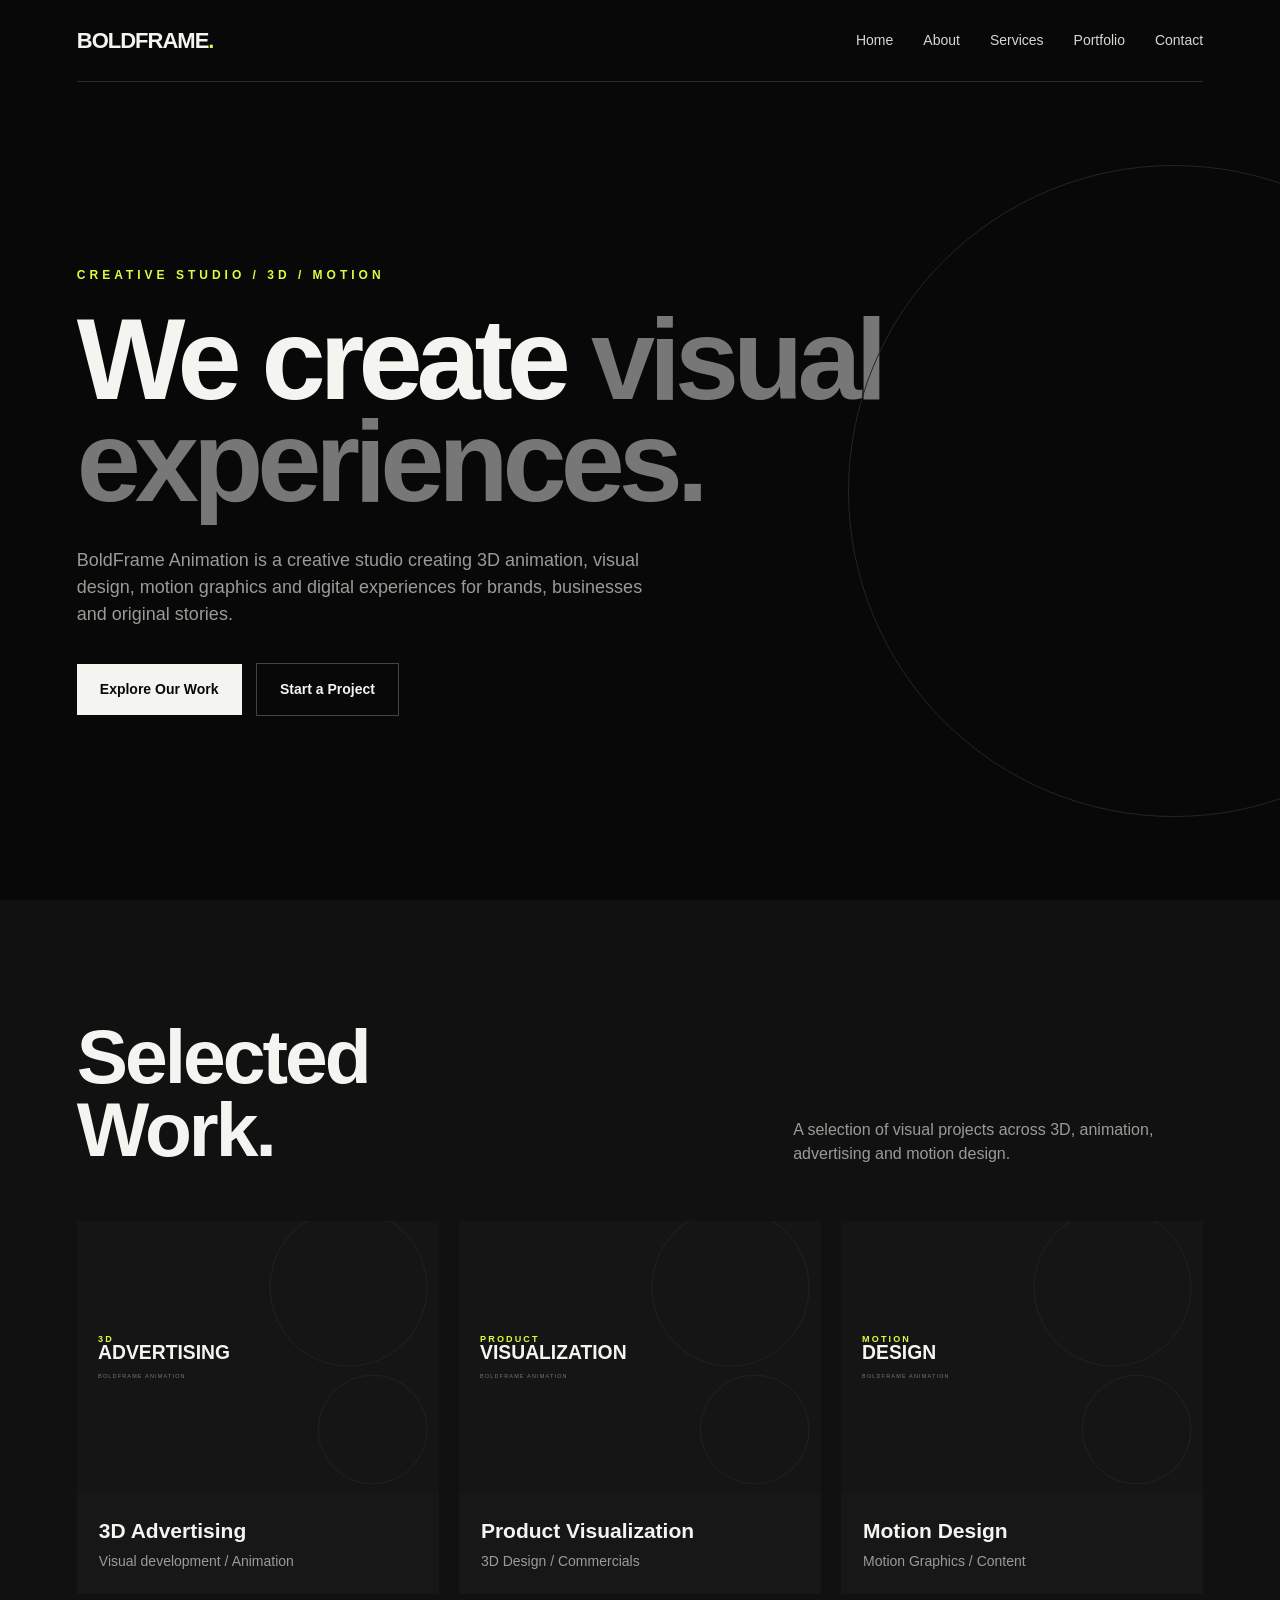
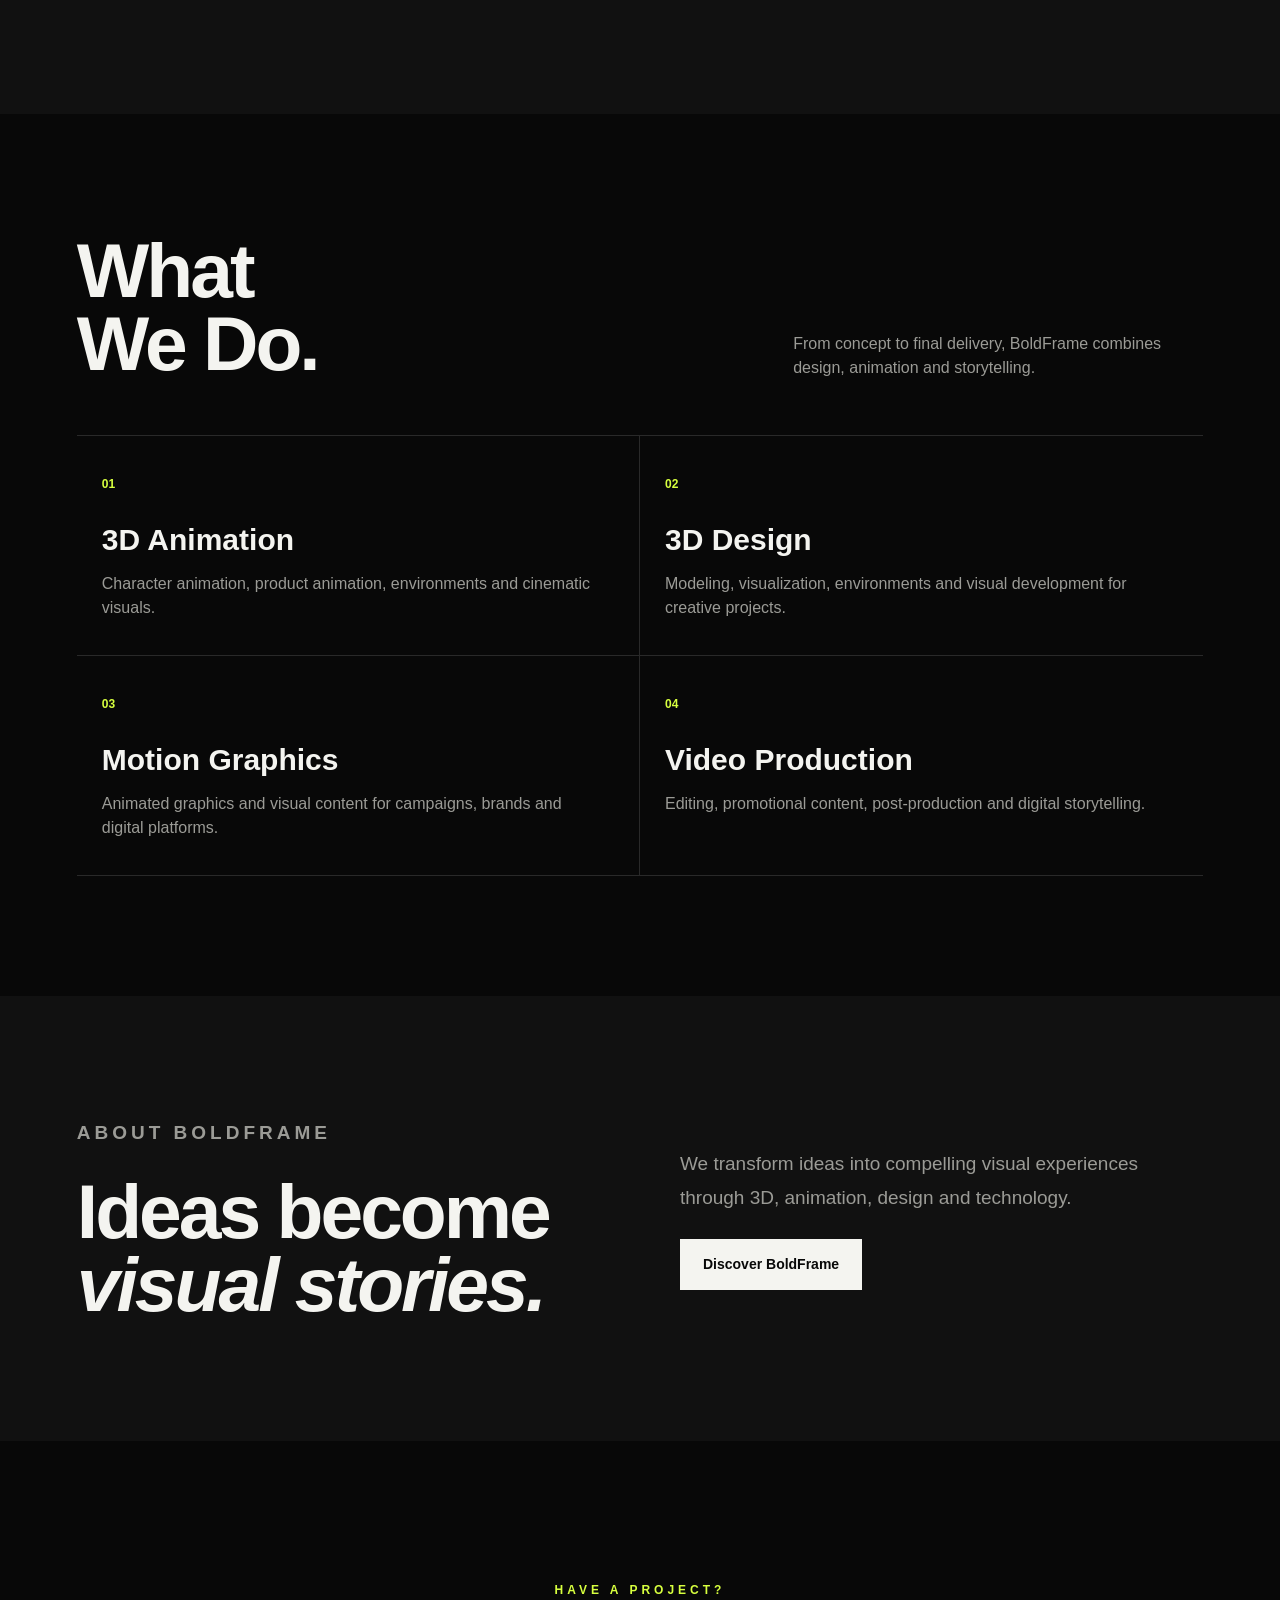
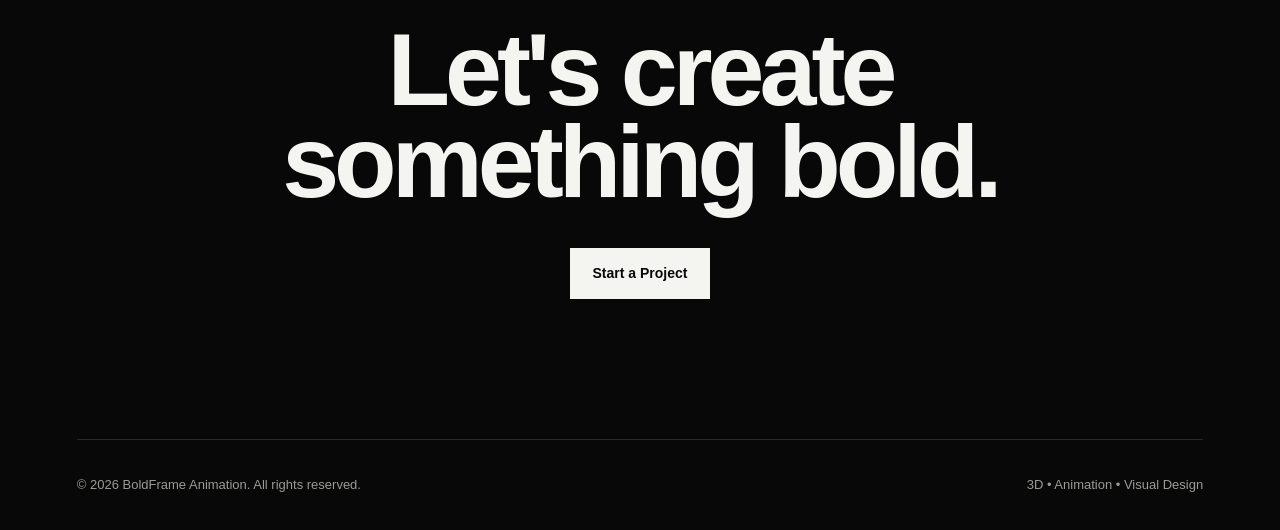
<file: index.html>
<!DOCTYPE html>
<html lang="en"><head>
<meta charset="UTF-8"><meta name="viewport" content="width=device-width, initial-scale=1.0">
<title>BoldFrame Animation | Creative Studio</title>
<link rel="stylesheet" href="css/style.css"></head><body>

<nav class="navbar container">
  <a class="logo" href="index.html">BOLDFRAME<span>.</span></a>
  <button class="menu-btn" aria-label="Open menu">☰</button>
  <div class="nav-links">
    <a href="index.html">Home</a>
    <a href="about.html">About</a>
    <a href="services.html">Services</a>
    <a href="portfolio.html">Portfolio</a>
    <a href="contact.html">Contact</a>
  </div>
</nav>

<main>
<section class="hero"><div class="container">
<p class="kicker">Creative Studio / 3D / Motion</p>
<h1>We create <em>visual experiences.</em></h1>
<p class="hero-copy">BoldFrame Animation is a creative studio creating 3D animation, visual design, motion graphics and digital experiences for brands, businesses and original stories.</p>
<a class="btn" href="portfolio.html">Explore Our Work</a>
<a class="btn btn-outline" href="contact.html">Start a Project</a>
</div></section>

<section class="section dark"><div class="container">
<div class="section-head"><h2>Selected<br>Work.</h2><p>A selection of visual projects across 3D, animation, advertising and motion design.</p></div>
<div class="grid">
<article class="card"><div class="card-media"><img src="images/project-01.svg" alt="3D advertising project"></div><div class="card-body"><h3>3D Advertising</h3><p>Visual development / Animation</p></div></article>
<article class="card"><div class="card-media"><img src="images/project-02.svg" alt="Product visualization project"></div><div class="card-body"><h3>Product Visualization</h3><p>3D Design / Commercials</p></div></article>
<article class="card"><div class="card-media"><img src="images/project-03.svg" alt="Motion design project"></div><div class="card-body"><h3>Motion Design</h3><p>Motion Graphics / Content</p></div></article>
</div></div></section>

<section class="section"><div class="container">
<div class="section-head"><h2>What<br>We Do.</h2><p>From concept to final delivery, BoldFrame combines design, animation and storytelling.</p></div>
<div class="services-grid">
<div class="service"><span class="num">01</span><h3>3D Animation</h3><p>Character animation, product animation, environments and cinematic visuals.</p></div>
<div class="service"><span class="num">02</span><h3>3D Design</h3><p>Modeling, visualization, environments and visual development for creative projects.</p></div>
<div class="service"><span class="num">03</span><h3>Motion Graphics</h3><p>Animated graphics and visual content for campaigns, brands and digital platforms.</p></div>
<div class="service"><span class="num">04</span><h3>Video Production</h3><p>Editing, promotional content, post-production and digital storytelling.</p></div>
</div></div></section>

<section class="section dark"><div class="container statement">
<div><p class="kicker">About BoldFrame</p><h2>Ideas become<br><em>visual stories.</em></h2></div>
<div><p>We transform ideas into compelling visual experiences through 3D, animation, design and technology.</p><br><a class="btn" href="about.html">Discover BoldFrame</a></div>
</div></section>

<section class="cta container"><p class="kicker">Have a project?</p><h2>Let's create something bold.</h2><a class="btn" href="contact.html">Start a Project</a></section>
</main>
<footer class="footer container">
  <div>© 2026 BoldFrame Animation. All rights reserved.</div>
  <div>3D • Animation • Visual Design</div>
</footer>
<script src="js/script.js"></script></body></html>
</file>
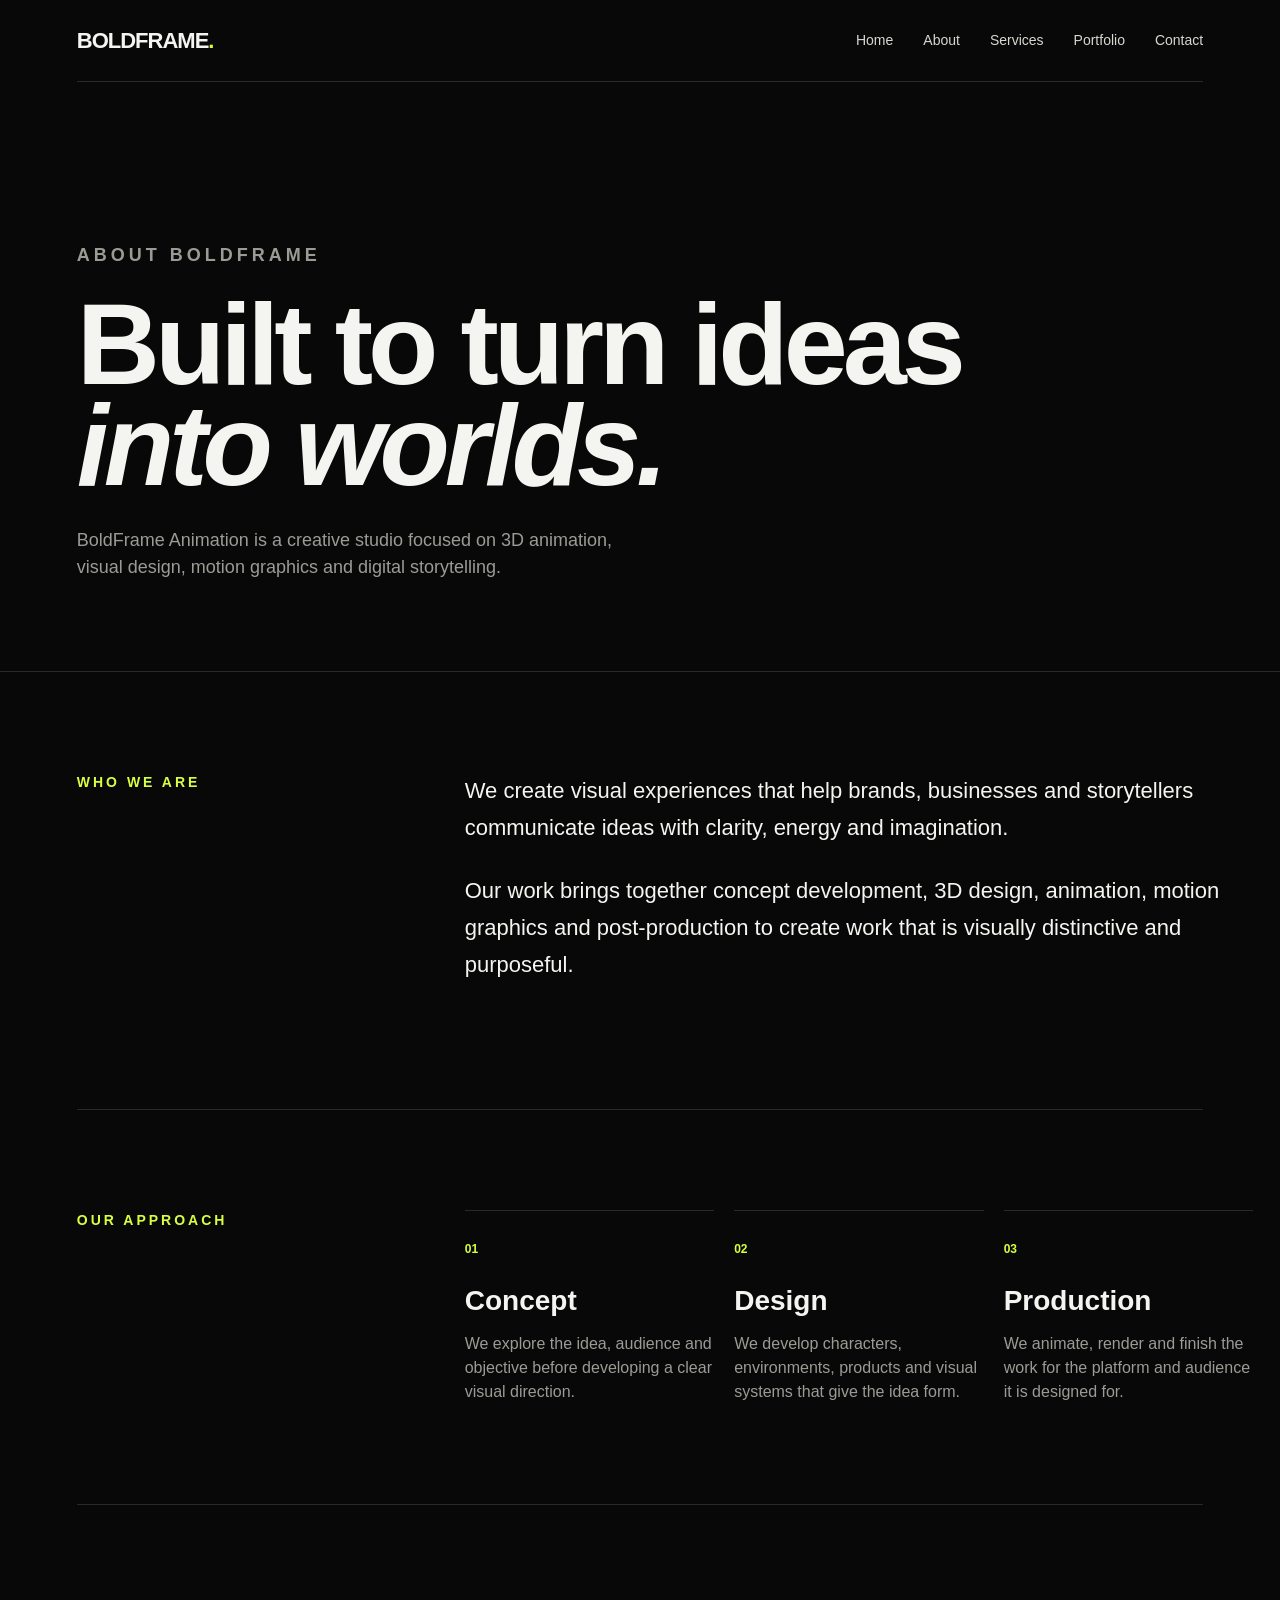
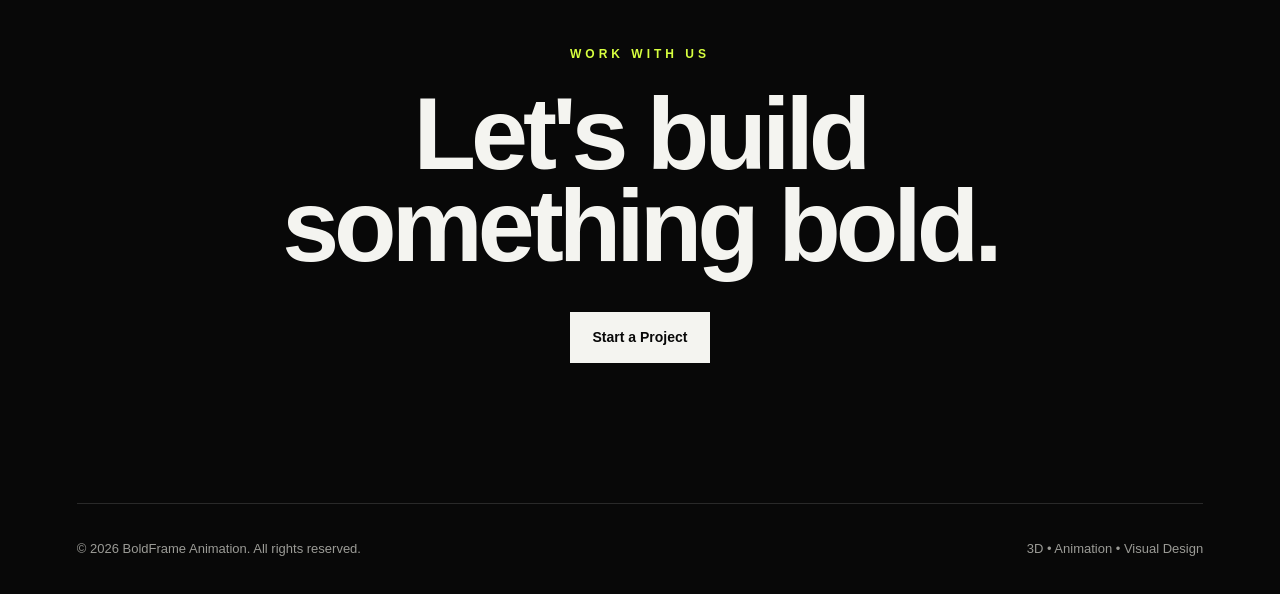
<file: about.html>
<!DOCTYPE html>
<html lang="en"><head><meta charset="UTF-8"><meta name="viewport" content="width=device-width, initial-scale=1.0">
<title>About | BoldFrame Animation</title><link rel="stylesheet" href="css/style.css"></head><body>

<nav class="navbar container">
  <a class="logo" href="index.html">BOLDFRAME<span>.</span></a>
  <button class="menu-btn" aria-label="Open menu">☰</button>
  <div class="nav-links">
    <a href="index.html">Home</a>
    <a href="about.html">About</a>
    <a href="services.html">Services</a>
    <a href="portfolio.html">Portfolio</a>
    <a href="contact.html">Contact</a>
  </div>
</nav>
<main>
<section class="page-hero"><div class="container"><p class="kicker">About BoldFrame</p><h1>Built to turn ideas<br><em>into worlds.</em></h1><p>BoldFrame Animation is a creative studio focused on 3D animation, visual design, motion graphics and digital storytelling.</p></div></section>
<div class="container">
<section class="about-block"><h2>Who We Are</h2><div class="copy"><p>We create visual experiences that help brands, businesses and storytellers communicate ideas with clarity, energy and imagination.</p><p>Our work brings together concept development, 3D design, animation, motion graphics and post-production to create work that is visually distinctive and purposeful.</p></div></section>
<section class="about-block"><h2>Our Approach</h2><div class="process">
<article><span class="num">01</span><h3>Concept</h3><p>We explore the idea, audience and objective before developing a clear visual direction.</p></article>
<article><span class="num">02</span><h3>Design</h3><p>We develop characters, environments, products and visual systems that give the idea form.</p></article>
<article><span class="num">03</span><h3>Production</h3><p>We animate, render and finish the work for the platform and audience it is designed for.</p></article>
</div></section>
</div>
<section class="cta container"><p class="kicker">Work With Us</p><h2>Let's build something bold.</h2><a class="btn" href="contact.html">Start a Project</a></section>
</main>
<footer class="footer container">
  <div>© 2026 BoldFrame Animation. All rights reserved.</div>
  <div>3D • Animation • Visual Design</div>
</footer>
<script src="js/script.js"></script></body></html>
</file>
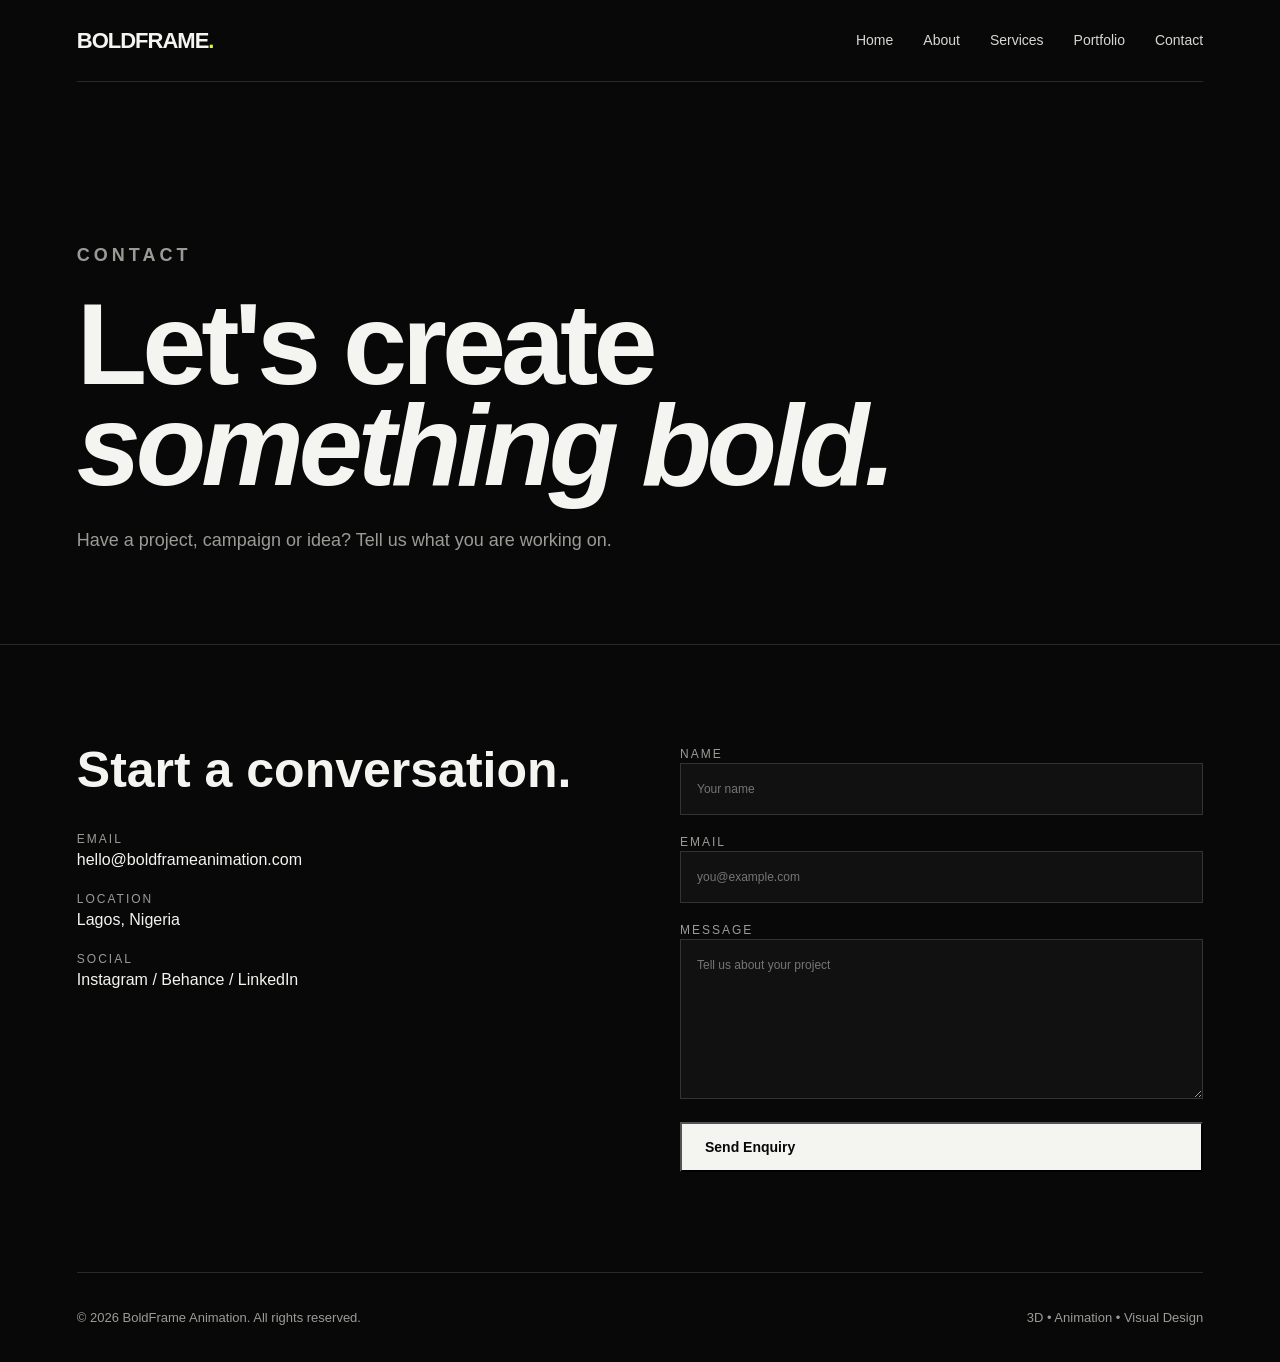
<file: contact.html>
<!DOCTYPE html>
<html lang="en"><head><meta charset="UTF-8"><meta name="viewport" content="width=device-width, initial-scale=1.0">
<title>Contact | BoldFrame Animation</title><link rel="stylesheet" href="css/style.css"></head><body>

<nav class="navbar container">
  <a class="logo" href="index.html">BOLDFRAME<span>.</span></a>
  <button class="menu-btn" aria-label="Open menu">☰</button>
  <div class="nav-links">
    <a href="index.html">Home</a>
    <a href="about.html">About</a>
    <a href="services.html">Services</a>
    <a href="portfolio.html">Portfolio</a>
    <a href="contact.html">Contact</a>
  </div>
</nav>
<main>
<section class="page-hero"><div class="container"><p class="kicker">Contact</p><h1>Let's create<br><em>something bold.</em></h1><p>Have a project, campaign or idea? Tell us what you are working on.</p></div></section>
<div class="container contact-grid">
<div><h2>Start a conversation.</h2><div class="contact-details">
<div><span>Email</span>hello@boldframeanimation.com</div>
<div><span>Location</span>Lagos, Nigeria</div>
<div><span>Social</span>Instagram / Behance / LinkedIn</div>
</div></div>
<form class="contact-form"><label>Name<input name="name" required placeholder="Your name"></label><label>Email<input type="email" name="email" required placeholder="you@example.com"></label><label>Message<textarea name="message" required placeholder="Tell us about your project"></textarea></label><button class="btn" type="submit">Send Enquiry</button></form>
</div>
</main>
<footer class="footer container">
  <div>© 2026 BoldFrame Animation. All rights reserved.</div>
  <div>3D • Animation • Visual Design</div>
</footer>
<script src="js/script.js"></script></body></html>
</file>
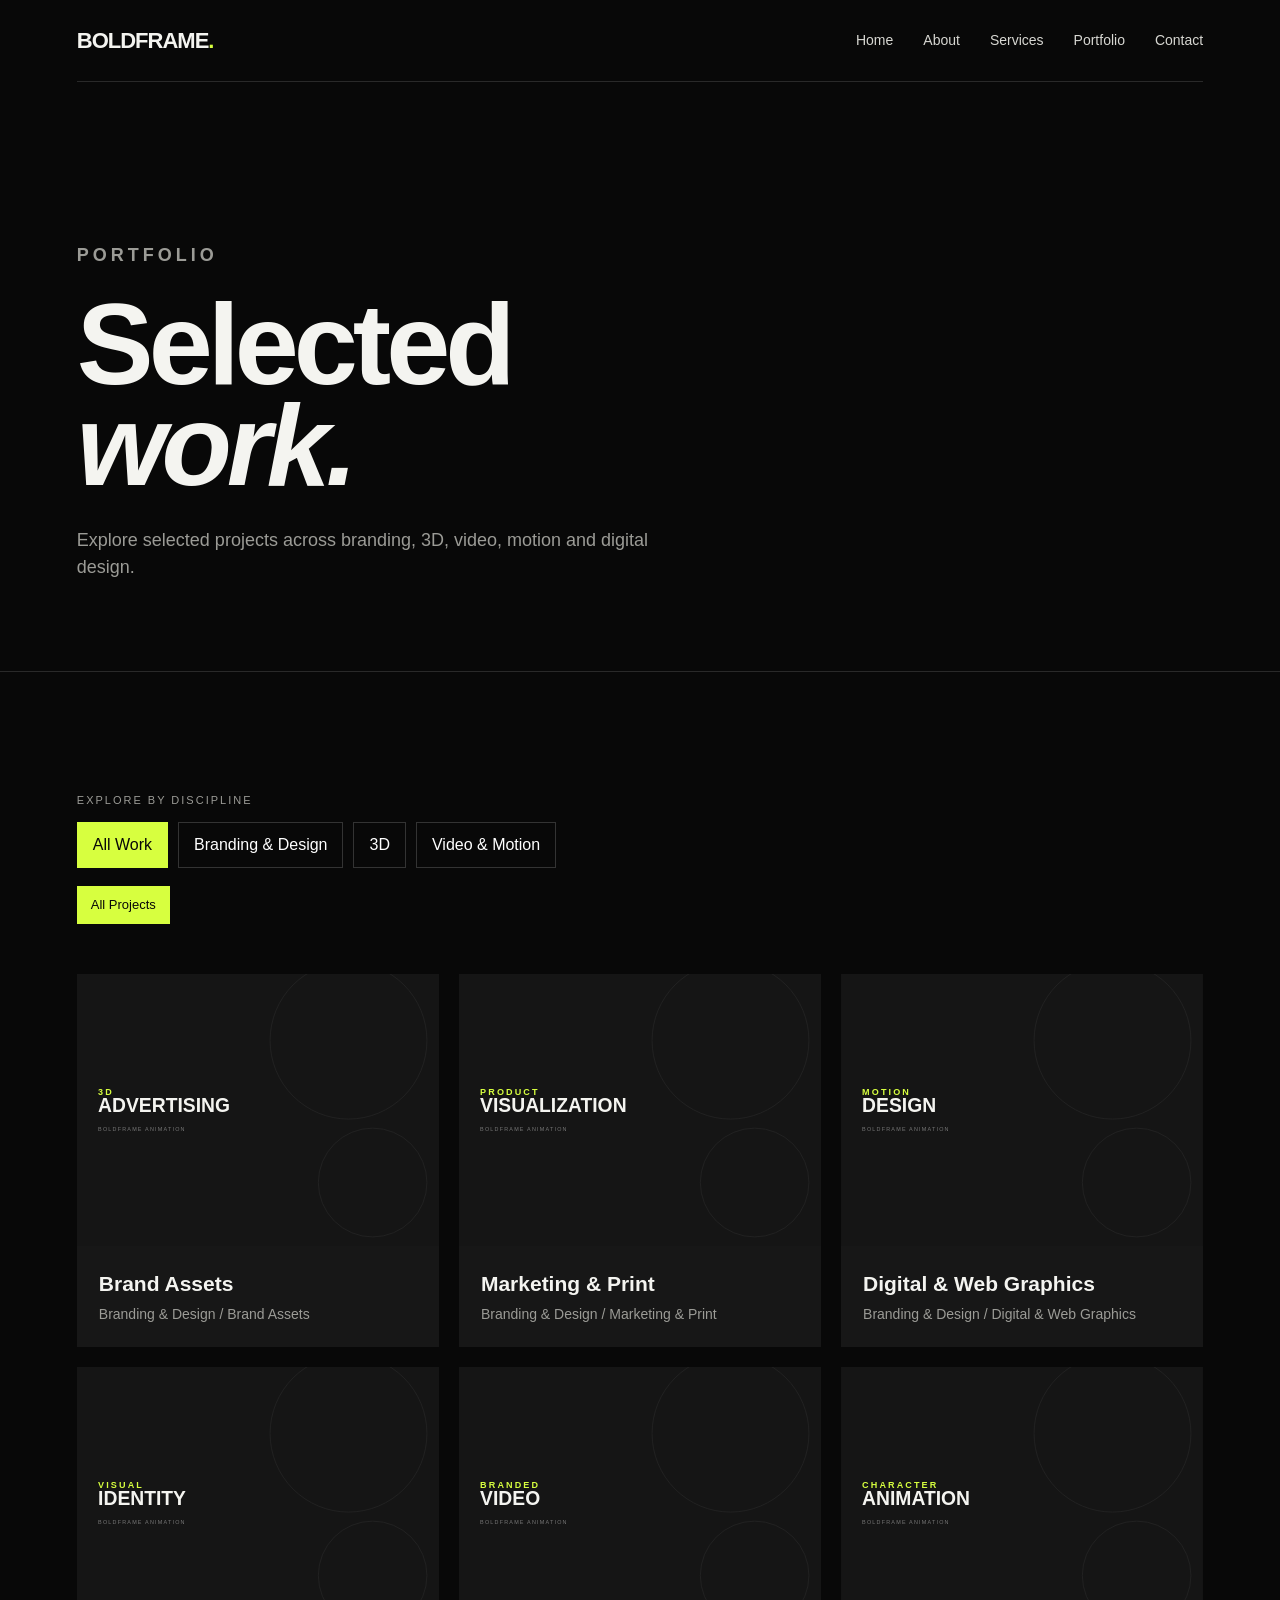
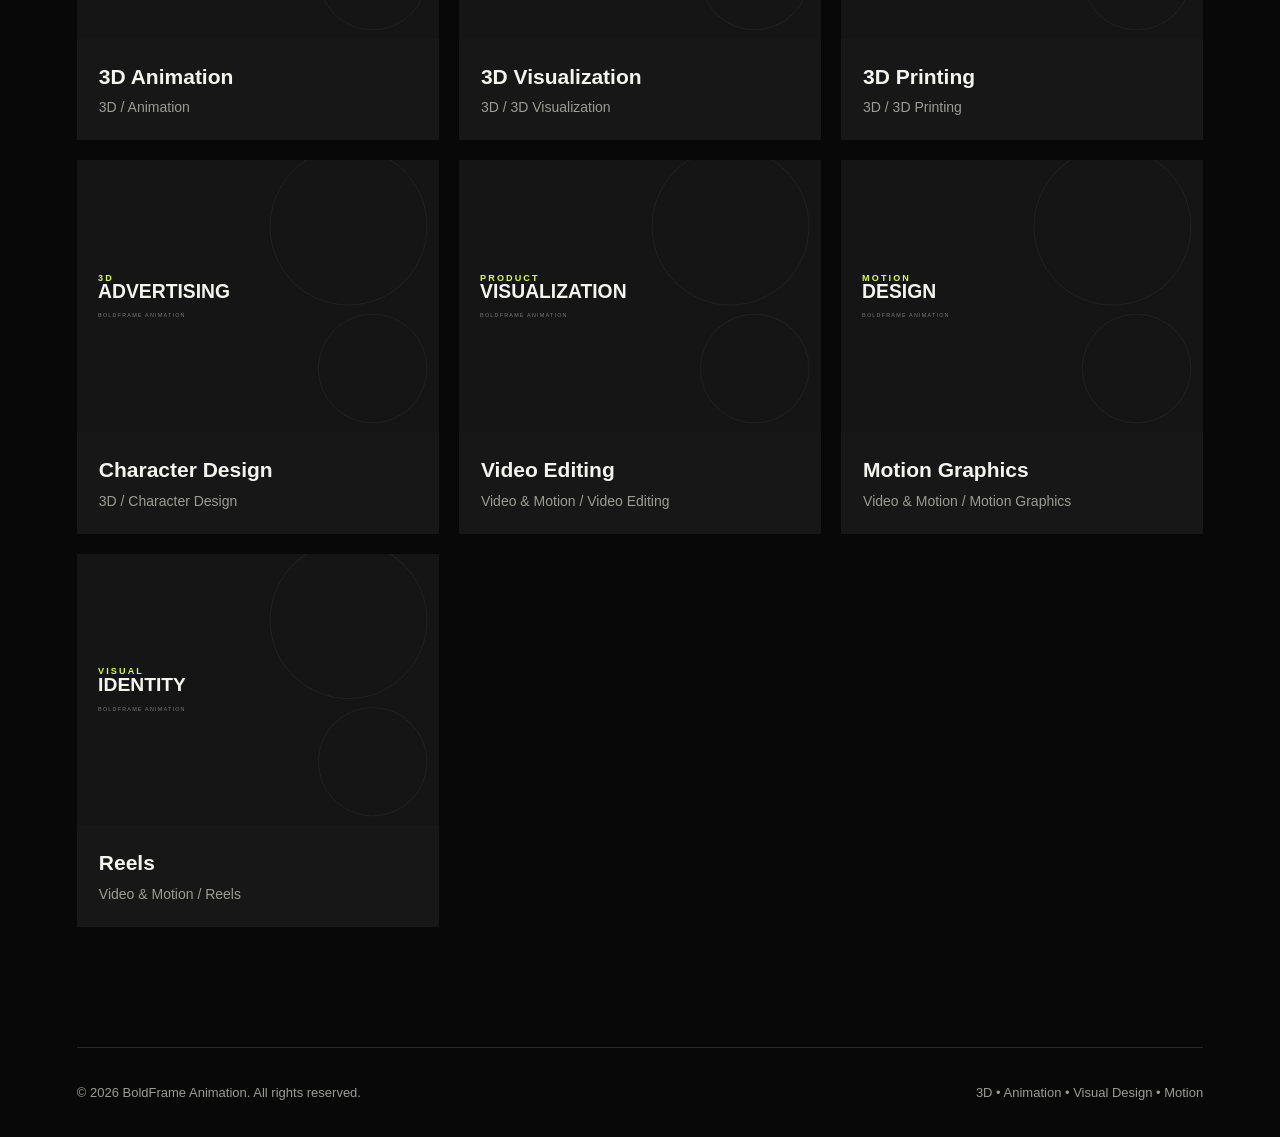
<file: portfolio.html>
<!DOCTYPE html>
<html lang="en">
<head>
<meta charset="UTF-8">
<meta name="viewport" content="width=device-width, initial-scale=1.0">
<title>Portfolio | BoldFrame Animation</title>
<link rel="stylesheet" href="css/style.css">
</head>
<body>

<nav class="navbar container">
  <a class="logo" href="index.html">BOLDFRAME<span>.</span></a>
  <button class="menu-btn" aria-label="Open menu">☰</button>
  <div class="nav-links">
    <a href="index.html">Home</a>
    <a href="about.html">About</a>
    <a href="services.html">Services</a>
    <a href="portfolio.html">Portfolio</a>
    <a href="contact.html">Contact</a>
  </div>
</nav>

<main>
<section class="page-hero">
  <div class="container">
    <p class="kicker">Portfolio</p>
    <h1>Selected<br><em>work.</em></h1>
    <p>Explore selected projects across branding, 3D, video, motion and digital design.</p>
  </div>
</section>

<section class="section">
<div class="container">

  <div class="portfolio-filter-wrap">
    <div class="filter-label">Explore by discipline</div>
    <div class="filters main-filters" role="tablist" aria-label="Portfolio disciplines">
      <button class="filter main-filter active" data-filter="all">All Work</button>
      <button class="filter main-filter" data-filter="branding">Branding &amp; Design</button>
      <button class="filter main-filter" data-filter="3d">3D</button>
      <button class="filter main-filter" data-filter="video">Video &amp; Motion</button>
    </div>

    <div class="sub-filter-groups">
      <div class="sub-filter-group active" data-parent="all">
        <button class="sub-filter active" data-subfilter="all">All Projects</button>
      </div>

      <div class="sub-filter-group" data-parent="branding">
        <button class="sub-filter" data-subfilter="brand-assets">Brand Assets</button>
        <button class="sub-filter" data-subfilter="marketing-print">Marketing &amp; Print</button>
        <button class="sub-filter" data-subfilter="digital-web">Digital &amp; Web Graphics</button>
      </div>

      <div class="sub-filter-group" data-parent="3d">
        <button class="sub-filter" data-subfilter="3d-animation">Animation</button>
        <button class="sub-filter" data-subfilter="3d-visualization">3D Visualization</button>
        <button class="sub-filter" data-subfilter="3d-printing">3D Printing</button>
        <button class="sub-filter" data-subfilter="character-design">Character Design</button>
      </div>

      <div class="sub-filter-group" data-parent="video">
        <button class="sub-filter" data-subfilter="video-editing">Video Editing</button>
        <button class="sub-filter" data-subfilter="motion-graphics">Motion Graphics</button>
        <button class="sub-filter" data-subfilter="reels">Reels</button>
      </div>
    </div>
  </div>

  <div class="grid portfolio-grid">

    <article class="card portfolio-card" data-category="branding" data-subcategory="brand-assets">
      <div class="card-media"><img src="images/project-01.svg" alt="Brand assets project"></div>
      <div class="card-body"><h3>Brand Assets</h3><p>Branding &amp; Design / Brand Assets</p></div>
    </article>

    <article class="card portfolio-card" data-category="branding" data-subcategory="marketing-print">
      <div class="card-media"><img src="images/project-02.svg" alt="Marketing and print project"></div>
      <div class="card-body"><h3>Marketing &amp; Print</h3><p>Branding &amp; Design / Marketing &amp; Print</p></div>
    </article>

    <article class="card portfolio-card" data-category="branding" data-subcategory="digital-web">
      <div class="card-media"><img src="images/project-03.svg" alt="Digital and web graphics project"></div>
      <div class="card-body"><h3>Digital &amp; Web Graphics</h3><p>Branding &amp; Design / Digital &amp; Web Graphics</p></div>
    </article>

    <article class="card portfolio-card" data-category="3d" data-subcategory="3d-animation">
      <div class="card-media"><img src="images/project-04.svg" alt="3D animation project"></div>
      <div class="card-body"><h3>3D Animation</h3><p>3D / Animation</p></div>
    </article>

    <article class="card portfolio-card" data-category="3d" data-subcategory="3d-visualization">
      <div class="card-media"><img src="images/project-05.svg" alt="3D visualization project"></div>
      <div class="card-body"><h3>3D Visualization</h3><p>3D / 3D Visualization</p></div>
    </article>

    <article class="card portfolio-card" data-category="3d" data-subcategory="3d-printing">
      <div class="card-media"><img src="images/project-06.svg" alt="3D printing project"></div>
      <div class="card-body"><h3>3D Printing</h3><p>3D / 3D Printing</p></div>
    </article>

    <article class="card portfolio-card" data-category="3d" data-subcategory="character-design">
      <div class="card-media"><img src="images/project-01.svg" alt="Character design project"></div>
      <div class="card-body"><h3>Character Design</h3><p>3D / Character Design</p></div>
    </article>

    <article class="card portfolio-card" data-category="video" data-subcategory="video-editing">
      <div class="card-media"><img src="images/project-02.svg" alt="Video editing project"></div>
      <div class="card-body"><h3>Video Editing</h3><p>Video &amp; Motion / Video Editing</p></div>
    </article>

    <article class="card portfolio-card" data-category="video" data-subcategory="motion-graphics">
      <div class="card-media"><img src="images/project-03.svg" alt="Motion graphics project"></div>
      <div class="card-body"><h3>Motion Graphics</h3><p>Video &amp; Motion / Motion Graphics</p></div>
    </article>

    <article class="card portfolio-card" data-category="video" data-subcategory="reels">
      <div class="card-media"><img src="images/project-04.svg" alt="Reels project"></div>
      <div class="card-body"><h3>Reels</h3><p>Video &amp; Motion / Reels</p></div>
    </article>

  </div>
</div>
</section>
</main>

<footer class="footer container">
  <div>© 2026 BoldFrame Animation. All rights reserved.</div>
  <div>3D • Animation • Visual Design • Motion</div>
</footer>

<script src="js/script.js"></script>
</body>
</html>
</file>
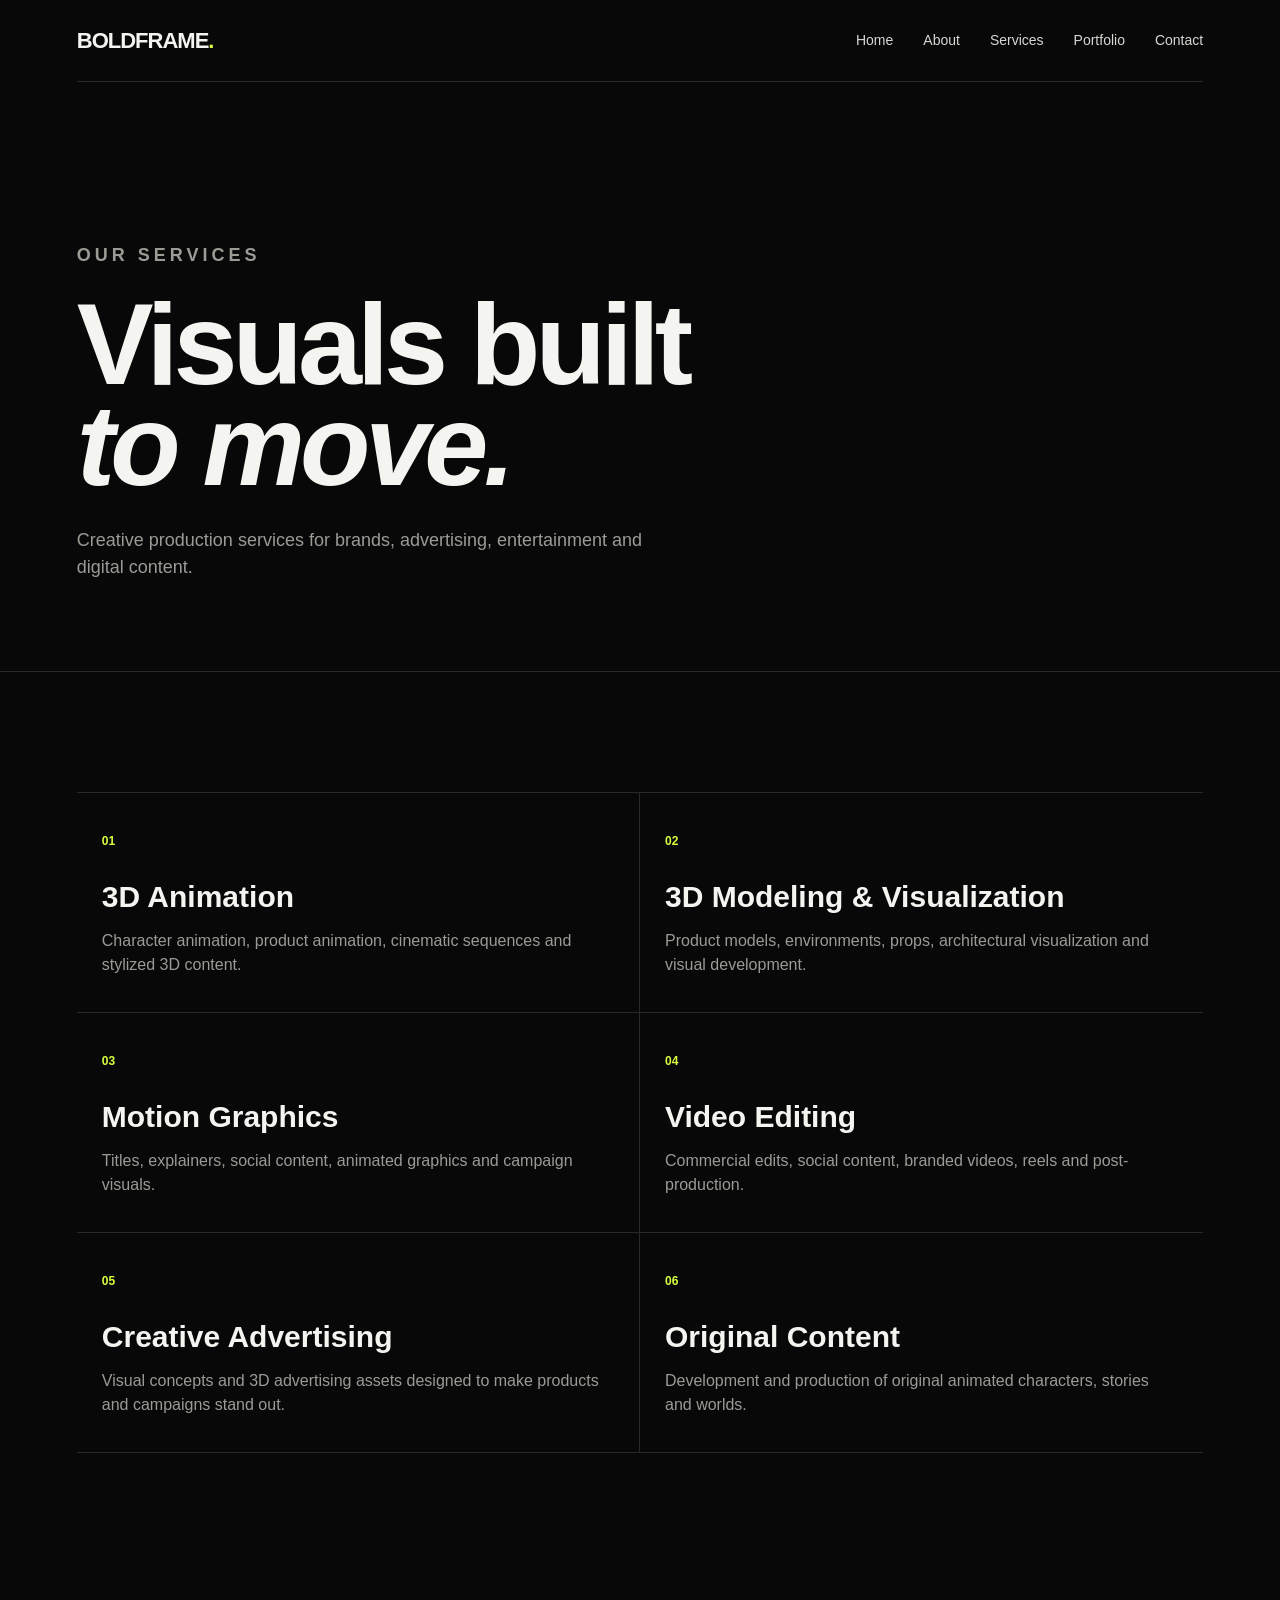
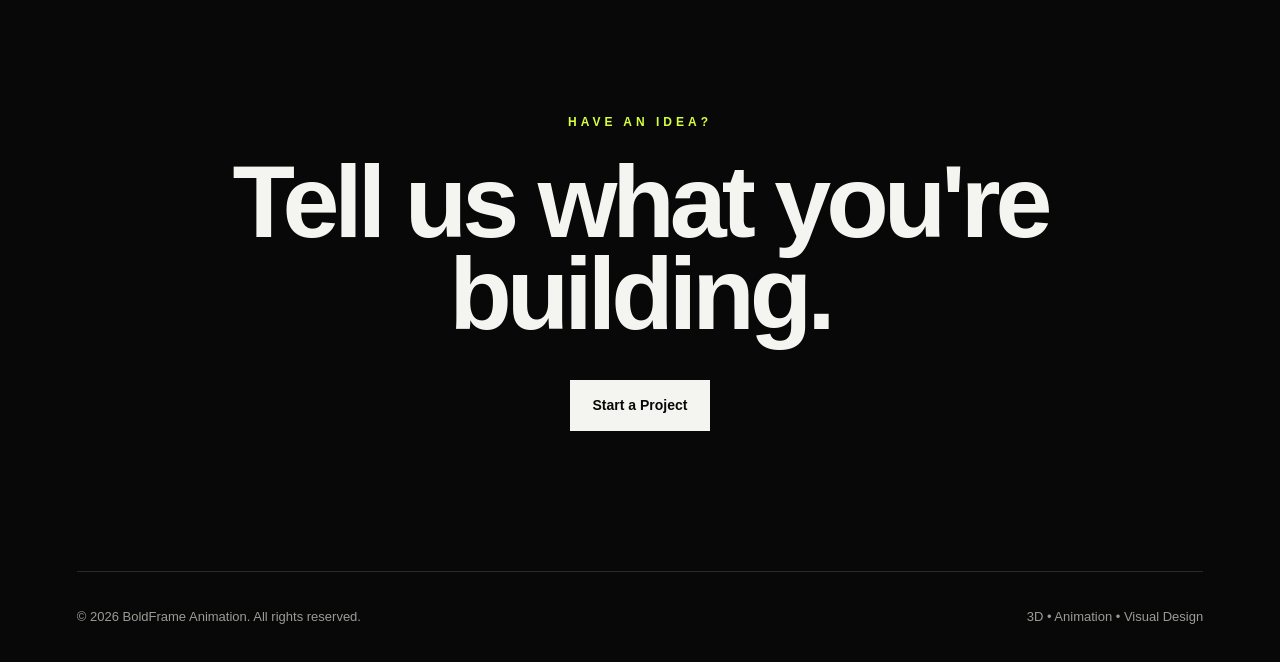
<file: services.html>
<!DOCTYPE html>
<html lang="en"><head><meta charset="UTF-8"><meta name="viewport" content="width=device-width, initial-scale=1.0">
<title>Services | BoldFrame Animation</title><link rel="stylesheet" href="css/style.css"></head><body>

<nav class="navbar container">
  <a class="logo" href="index.html">BOLDFRAME<span>.</span></a>
  <button class="menu-btn" aria-label="Open menu">☰</button>
  <div class="nav-links">
    <a href="index.html">Home</a>
    <a href="about.html">About</a>
    <a href="services.html">Services</a>
    <a href="portfolio.html">Portfolio</a>
    <a href="contact.html">Contact</a>
  </div>
</nav>
<main>
<section class="page-hero"><div class="container"><p class="kicker">Our Services</p><h1>Visuals built<br><em>to move.</em></h1><p>Creative production services for brands, advertising, entertainment and digital content.</p></div></section>
<section class="section"><div class="container"><div class="services-grid">
<div class="service"><span class="num">01</span><h3>3D Animation</h3><p>Character animation, product animation, cinematic sequences and stylized 3D content.</p></div>
<div class="service"><span class="num">02</span><h3>3D Modeling & Visualization</h3><p>Product models, environments, props, architectural visualization and visual development.</p></div>
<div class="service"><span class="num">03</span><h3>Motion Graphics</h3><p>Titles, explainers, social content, animated graphics and campaign visuals.</p></div>
<div class="service"><span class="num">04</span><h3>Video Editing</h3><p>Commercial edits, social content, branded videos, reels and post-production.</p></div>
<div class="service"><span class="num">05</span><h3>Creative Advertising</h3><p>Visual concepts and 3D advertising assets designed to make products and campaigns stand out.</p></div>
<div class="service"><span class="num">06</span><h3>Original Content</h3><p>Development and production of original animated characters, stories and worlds.</p></div>
</div></div></section>
<section class="cta container"><p class="kicker">Have an idea?</p><h2>Tell us what you're building.</h2><a class="btn" href="contact.html">Start a Project</a></section>
</main>
<footer class="footer container">
  <div>© 2026 BoldFrame Animation. All rights reserved.</div>
  <div>3D • Animation • Visual Design</div>
</footer>
<script src="js/script.js"></script></body></html>
</file>
<file: css/style.css>
:root{
  --bg:#080808;
  --surface:#111111;
  --surface-2:#171717;
  --text:#f4f4f0;
  --muted:#9b9b96;
  --line:#292929;
  --accent:#d7ff3f;
  --max:1280px;
}
*{margin:0;padding:0;box-sizing:border-box}
html{scroll-behavior:smooth}
body{font-family:Arial,Helvetica,sans-serif;background:var(--bg);color:var(--text);line-height:1.5}
a{color:inherit;text-decoration:none}
img{max-width:100%;display:block}
.container{width:min(var(--max),88%);margin:auto}
.navbar{height:82px;display:flex;align-items:center;justify-content:space-between;border-bottom:1px solid var(--line);position:relative;z-index:10}
.logo{font-size:22px;font-weight:900;letter-spacing:-1px}
.logo span{color:var(--accent)}
.nav-links{display:flex;gap:30px;align-items:center}
.nav-links a{font-size:14px;color:#d7d7d2;transition:.2s}
.nav-links a:hover,.nav-links a.active{color:var(--accent)}
.menu-btn{display:none;background:none;border:0;color:white;font-size:25px}
.hero{min-height:calc(100vh - 82px);display:flex;align-items:center;position:relative;overflow:hidden}
.hero:after{content:"";position:absolute;width:650px;height:650px;border:1px solid #252525;border-radius:50%;right:-220px;top:50%;transform:translateY(-50%)}
.kicker{text-transform:uppercase;letter-spacing:4px;font-size:12px;color:var(--accent);font-weight:bold;margin-bottom:25px}
.hero h1{font-size:clamp(58px,9vw,132px);line-height:.88;letter-spacing:-6px;max-width:1050px}
.hero h1 em{font-style:normal;color:#777}
.hero-copy{max-width:590px;color:var(--muted);font-size:18px;margin:35px 0}
.btn{display:inline-flex;padding:15px 23px;background:var(--text);color:#080808;font-weight:800;font-size:14px;transition:.2s}
.btn:hover{background:var(--accent);transform:translateY(-2px)}
.btn-outline{background:transparent;color:var(--text);border:1px solid #444;margin-left:10px}
.btn-outline:hover{background:var(--text);color:#080808}
.section{padding:120px 0}
.section.dark{background:var(--surface)}
.section-head{display:flex;justify-content:space-between;gap:30px;align-items:end;margin-bottom:55px}
.section-head h2{font-size:clamp(42px,6vw,80px);line-height:.95;letter-spacing:-3px}
.section-head p{color:var(--muted);max-width:410px}
.grid{display:grid;grid-template-columns:repeat(3,1fr);gap:20px}
.card{background:var(--surface-2);overflow:hidden}
.card-media{aspect-ratio:4/3;background:#1c1c1c;display:flex;align-items:center;justify-content:center;position:relative;overflow:hidden}
.card-media img{width:100%;height:100%;object-fit:cover;transition:.5s}
.card:hover .card-media img{transform:scale(1.04)}
.card-body{padding:22px}
.card-body h3{font-size:21px;margin-bottom:5px}
.card-body p{color:var(--muted);font-size:14px}
.services-grid{display:grid;grid-template-columns:repeat(2,1fr);border-top:1px solid var(--line)}
.service{padding:35px 25px;border-bottom:1px solid var(--line);border-right:1px solid var(--line)}
.service:nth-child(even){border-right:0}
.num{color:var(--accent);font-size:12px;font-weight:bold}
.service h3{font-size:30px;margin:22px 0 10px}
.service p{color:var(--muted);max-width:500px}
.statement{display:grid;grid-template-columns:1fr 1fr;gap:80px;align-items:center}
.statement h2{font-size:clamp(45px,6vw,78px);line-height:.95;letter-spacing:-3px}
.statement p{color:var(--muted);font-size:19px;line-height:1.8}
.cta{text-align:center;padding:140px 0}
.cta h2{font-size:clamp(52px,8vw,105px);line-height:.9;letter-spacing:-5px;margin:20px auto 40px;max-width:850px}
.footer{border-top:1px solid var(--line);padding:35px 0;color:var(--muted);font-size:13px;display:flex;justify-content:space-between}
.page-hero{padding:130px 0 90px;border-bottom:1px solid var(--line)}
.page-hero h1{font-size:clamp(55px,9vw,125px);line-height:.88;letter-spacing:-5px}
.page-hero p{color:var(--muted);max-width:580px;font-size:18px;margin-top:30px}
.about-block{display:grid;grid-template-columns:30% 70%;gap:50px;padding:100px 0;border-bottom:1px solid var(--line)}
.about-block h2{font-size:14px;text-transform:uppercase;letter-spacing:3px;color:var(--accent)}
.about-block .copy{max-width:780px}
.about-block .copy p{font-size:22px;line-height:1.7;margin-bottom:25px}
.process{display:grid;grid-template-columns:repeat(3,1fr);gap:20px}
.process article{border-top:1px solid var(--line);padding-top:25px}
.process h3{font-size:28px;margin:20px 0 10px}
.process p{color:var(--muted)}
.contact-grid{display:grid;grid-template-columns:1fr 1fr;gap:80px;padding:100px 0}
.contact-grid h2{font-size:50px;line-height:1}
.contact-details{margin-top:35px;display:grid;gap:18px}
.contact-details span{display:block;color:var(--muted);font-size:12px;text-transform:uppercase;letter-spacing:2px}
.contact-form{display:grid;gap:18px}
.contact-form label{font-size:12px;text-transform:uppercase;letter-spacing:2px;color:var(--muted)}
.contact-form input,.contact-form textarea{width:100%;background:#111;border:1px solid #333;color:white;padding:16px;font:inherit}
.contact-form textarea{min-height:160px;resize:vertical}
.portfolio-filter-wrap{margin-bottom:45px}
.filter-label{font-size:11px;text-transform:uppercase;letter-spacing:2px;color:var(--muted);margin-bottom:14px}
.filters{display:flex;gap:10px;flex-wrap:wrap;margin-bottom:16px}
.filter,.sub-filter{border:1px solid #333;background:transparent;color:white;padding:10px 15px;cursor:pointer;transition:.25s;font:inherit}
.filter.active,.filter:hover,.sub-filter.active,.sub-filter:hover{background:var(--accent);color:#080808;border-color:var(--accent)}
.sub-filter-groups{min-height:45px}
.sub-filter-group{display:none;gap:8px;flex-wrap:wrap;padding-top:2px}
.sub-filter-group.active{display:flex}
.sub-filter{font-size:13px;padding:8px 13px;color:var(--muted);border-color:#292929}

.filter{border:1px solid #333;background:transparent;color:white;padding:10px 15px;cursor:pointer}
.filter.active,.filter:hover{background:var(--accent);color:#080808;border-color:var(--accent)}
.hidden{display:none!important}
@media(max-width:800px){
  .nav-links{display:none;position:absolute;top:82px;left:0;right:0;background:#080808;border-bottom:1px solid var(--line);padding:20px 6%;flex-direction:column;align-items:flex-start}
  .nav-links.open{display:flex}
  .menu-btn{display:block}
  .hero h1{letter-spacing:-3px}
  .grid,.process,.statement,.contact-grid{grid-template-columns:1fr}
  .services-grid{grid-template-columns:1fr}
  .service{border-right:0}
  .section{padding:85px 0}
  .about-block{grid-template-columns:1fr;padding:75px 0}
  .contact-grid{gap:45px}
  .footer{flex-direction:column;gap:10px}
  .btn-outline{margin-left:0;margin-top:10px}
}
</file>
